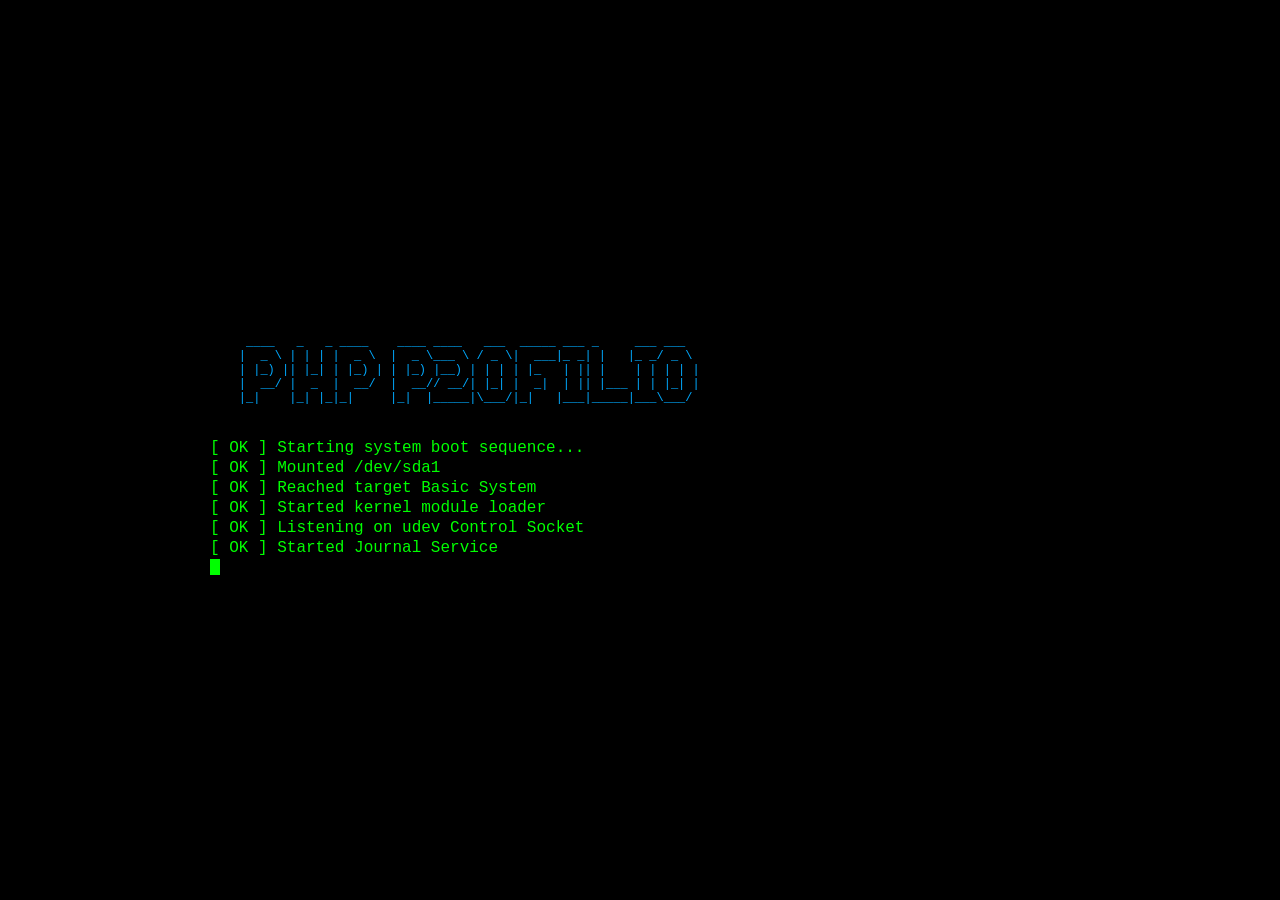
<file: loader.html>
<!DOCTYPE html>
<html lang="en">
<head>
    <meta charset="UTF-8">
    <meta name="viewport" content="width=device-width, initial-scale=1.0">
    <title>Booting System...</title>
    <style>
        * {
            margin: 0;
            padding: 0;
            box-sizing: border-box;
        }

        body {
            font-family: 'Courier New', monospace;
            background: #000;
            color: #0f0;
            overflow: hidden;
            display: flex;
            align-items: center;
            justify-content: center;
            height: 100vh;
        }

        .terminal {
            width: 90%;
            max-width: 900px;
            padding: 20px;
        }

        .line {
            margin: 2px 0;
            opacity: 0;
            animation: fadeIn 0.1s forwards;
        }

        @keyframes fadeIn {
            to {
                opacity: 1;
            }
        }

        .cursor {
            display: inline-block;
            width: 10px;
            height: 16px;
            background: #0f0;
            animation: blink 0.8s infinite;
        }

        @keyframes blink {
            0%, 50% {
                opacity: 1;
            }
            51%, 100% {
                opacity: 0;
            }
        }

        .success {
            color: #0f0;
        }

        .error {
            color: #f00;
        }

        .warning {
            color: #ff0;
        }

        .info {
            color: #0af;
        }

        .boot-logo {
            color: #0af;
            font-size: 12px;
            margin-bottom: 20px;
            white-space: pre;
        }
    </style>
</head>
<body>
    <div class="terminal" id="terminal">
        <div class="boot-logo">
     ____   _   _ ____    ____ ____   ___  _____ ___ _     ___ ___  
    |  _ \ | | | |  _ \  |  _ \___ \ / _ \|  ___|_ _| |   |_ _/ _ \ 
    | |_) || |_| | |_) | | |_) |__) | | | | |_   | || |    | | | | |
    |  __/ |  _  |  __/  |  __// __/| |_| |  _|  | || |___ | | |_| |
    |_|    |_| |_|_|     |_|  |_____|\___/|_|   |___|_____|___\___/ 
        </div>
        <div id="output"></div>
        <span class="cursor"></span>
    </div>

    <script>
        const bootSequence = [
            { text: '[  OK  ] Starting system boot sequence...', delay: 100, class: 'success' },
            { text: '[  OK  ] Mounted /dev/sda1', delay: 150, class: 'success' },
            { text: '[  OK  ] Reached target Basic System', delay: 100, class: 'success' },
            { text: '[  OK  ] Started kernel module loader', delay: 120, class: 'success' },
            { text: '[  OK  ] Listening on udev Control Socket', delay: 80, class: 'success' },
            { text: '[  OK  ] Started Journal Service', delay: 90, class: 'success' },
            { text: '[ INFO ] Loading portfolio components...', delay: 200, class: 'info' },
            { text: '[  OK  ] Initialized audio subsystem', delay: 150, class: 'success' },
            { text: '[  OK  ] Loaded music library (10 tracks)', delay: 180, class: 'success' },
            { text: '[ INFO ] Artists: Ajeng Febria, Avenged Sevenfold, Rebellion Rose, Virgoun, SHA, Tony Q Rastafara', delay: 200, class: 'info' },
            { text: '[  OK  ] Started network manager', delay: 100, class: 'success' },
            { text: '[  OK  ] Reached target Network', delay: 120, class: 'success' },
            { text: '[ INFO ] Preparing music player interface...', delay: 250, class: 'info' },
            { text: '[  OK  ] Started Spotify-like UI service', delay: 180, class: 'success' },
            { text: '[  OK  ] Reached target Multi-User System', delay: 150, class: 'success' },
            { text: '[ INFO ] All systems operational', delay: 200, class: 'success' },
            { text: '', delay: 300 },
            { text: 'Welcome to PHP Portfolio Music Player', delay: 100, class: 'info' },
            { text: 'Loading interface...', delay: 500, class: 'info' },
        ];

        const output = document.getElementById('output');
        let currentLine = 0;

        function printLine() {
            if (currentLine < bootSequence.length) {
                const { text, delay, class: className } = bootSequence[currentLine];
                
                const line = document.createElement('div');
                line.className = `line ${className || ''}`;
                line.textContent = text;
                output.appendChild(line);
                
                currentLine++;
                setTimeout(printLine, delay);
            } else {
                setTimeout(() => {
                    window.location.href = 'index.html?loaded=true';
                }, 1000);
            }
        }

        window.addEventListener('DOMContentLoaded', () => {
            setTimeout(printLine, 500);
        });
    </script>
</body>
</html>
</file>
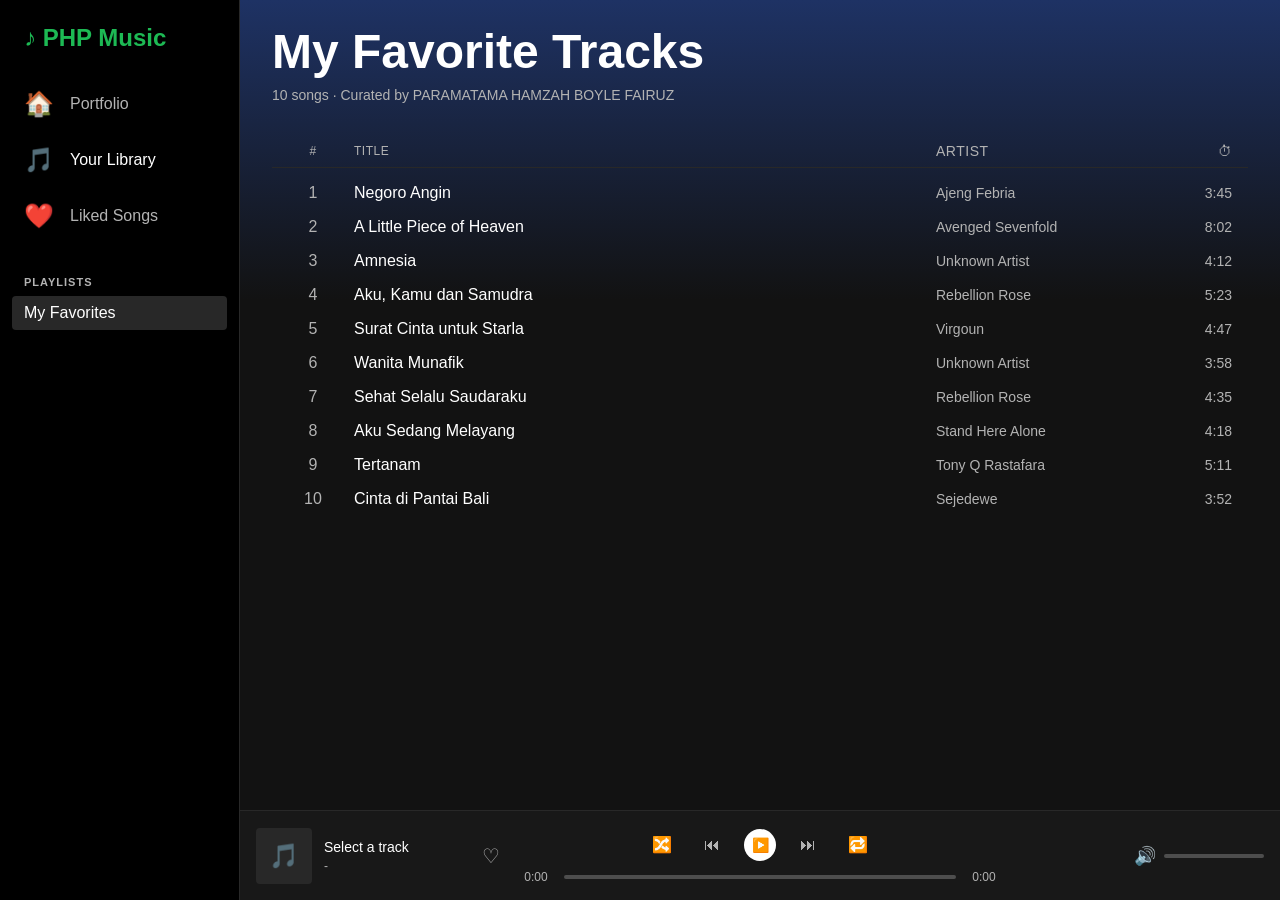
<file: music-player.html>
<!DOCTYPE html>
<html lang="en">
<head>
    <meta charset="UTF-8">
    <meta name="viewport" content="width=device-width, initial-scale=1.0">
    <title>PHP Portfolio - Music Player</title>
    <link rel="stylesheet" href="assets/css/music-player.css">
    <script src="https://www.youtube.com/iframe_api"></script>
</head>
<body>
    <div class="player-container">
        <!-- Sidebar -->
        <aside class="sidebar">
            <div class="logo">
                <h1>♪ PHP Music</h1>
            </div>
            <nav class="nav-menu">
                <a href="index.html" class="nav-item">
                    <span class="icon">🏠</span>
                    <span>Portfolio</span>
                </a>
                <a href="#" class="nav-item active">
                    <span class="icon">🎵</span>
                    <span>Your Library</span>
                </a>
                <a href="#" class="nav-item">
                    <span class="icon">❤️</span>
                    <span>Liked Songs</span>
                </a>
            </nav>
            <div class="playlists">
                <div class="playlist-header">PLAYLISTS</div>
                <div class="playlist-item active">My Favorites</div>
            </div>
        </aside>

        <!-- Main Content -->
        <main class="main-content">
            <header class="header">
                <div class="header-content">
                    <h2>My Favorite Tracks</h2>
                    <p class="subtitle">10 songs · Curated by PARAMATAMA HAMZAH BOYLE FAIRUZ</p>
                </div>
            </header>

            <div class="track-list">
                <div class="track-header">
                    <div class="track-col-number">#</div>
                    <div class="track-col-title">TITLE</div>
                    <div class="track-col-artist">ARTIST</div>
                    <div class="track-col-duration">⏱</div>
                </div>

                <div class="track-item" data-index="0">
                    <div class="track-col-number">1</div>
                    <div class="track-col-title">
                        <div class="track-title">Negoro Angin</div>
                    </div>
                    <div class="track-col-artist">Ajeng Febria</div>
                    <div class="track-col-duration">3:45</div>
                </div>

                <div class="track-item" data-index="1">
                    <div class="track-col-number">2</div>
                    <div class="track-col-title">
                        <div class="track-title">A Little Piece of Heaven</div>
                    </div>
                    <div class="track-col-artist">Avenged Sevenfold</div>
                    <div class="track-col-duration">8:02</div>
                </div>

                <div class="track-item" data-index="2">
                    <div class="track-col-number">3</div>
                    <div class="track-col-title">
                        <div class="track-title">Amnesia</div>
                    </div>
                    <div class="track-col-artist">Unknown Artist</div>
                    <div class="track-col-duration">4:12</div>
                </div>

                <div class="track-item" data-index="3">
                    <div class="track-col-number">4</div>
                    <div class="track-col-title">
                        <div class="track-title">Aku, Kamu dan Samudra</div>
                    </div>
                    <div class="track-col-artist">Rebellion Rose</div>
                    <div class="track-col-duration">5:23</div>
                </div>

                <div class="track-item" data-index="4">
                    <div class="track-col-number">5</div>
                    <div class="track-col-title">
                        <div class="track-title">Surat Cinta untuk Starla</div>
                    </div>
                    <div class="track-col-artist">Virgoun</div>
                    <div class="track-col-duration">4:47</div>
                </div>

                <div class="track-item" data-index="5">
                    <div class="track-col-number">6</div>
                    <div class="track-col-title">
                        <div class="track-title">Wanita Munafik</div>
                    </div>
                    <div class="track-col-artist">Unknown Artist</div>
                    <div class="track-col-duration">3:58</div>
                </div>

                <div class="track-item" data-index="6">
                    <div class="track-col-number">7</div>
                    <div class="track-col-title">
                        <div class="track-title">Sehat Selalu Saudaraku</div>
                    </div>
                    <div class="track-col-artist">Rebellion Rose</div>
                    <div class="track-col-duration">4:35</div>
                </div>

                <div class="track-item" data-index="7">
                    <div class="track-col-number">8</div>
                    <div class="track-col-title">
                        <div class="track-title">Aku Sedang Melayang</div>
                    </div>
                    <div class="track-col-artist">Stand Here Alone</div>
                    <div class="track-col-duration">4:18</div>
                </div>

                <div class="track-item" data-index="8">
                    <div class="track-col-number">9</div>
                    <div class="track-col-title">
                        <div class="track-title">Tertanam</div>
                    </div>
                    <div class="track-col-artist">Tony Q Rastafara</div>
                    <div class="track-col-duration">5:11</div>
                </div>

                <div class="track-item" data-index="9">
                    <div class="track-col-number">10</div>
                    <div class="track-col-title">
                        <div class="track-title">Cinta di Pantai Bali</div>
                    </div>
                    <div class="track-col-artist">Sejedewe</div>
                    <div class="track-col-duration">3:52</div>
                </div>
            </div>
        </main>

        <!-- Now Playing Bar -->
        <footer class="now-playing-bar">
            <div class="track-info">
                <div class="track-image">🎵</div>
                <div class="track-details">
                    <div class="track-name" id="nowPlayingTitle">Select a track</div>
                    <div class="track-artist" id="nowPlayingArtist">-</div>
                </div>
                <button class="btn-like">♡</button>
            </div>

            <div class="player-controls">
                <div class="control-buttons">
                    <button class="control-btn" id="btnShuffle">🔀</button>
                    <button class="control-btn" id="btnPrev">⏮</button>
                    <button class="control-btn-play" id="btnPlay">▶️</button>
                    <button class="control-btn" id="btnNext">⏭</button>
                    <button class="control-btn" id="btnRepeat">🔁</button>
                </div>
                <div class="progress-container">
                    <span class="time-current" id="currentTime">0:00</span>
                    <div class="progress-bar">
                        <div class="progress-filled" id="progressFilled"></div>
                        <input type="range" class="progress-slider" id="progressSlider" min="0" max="100" value="0">
                    </div>
                    <span class="time-total" id="totalTime">0:00</span>
                </div>
            </div>

            <div class="volume-controls">
                <button class="volume-btn">🔊</button>
                <input type="range" class="volume-slider" id="volumeSlider" min="0" max="100" value="70">
            </div>
        </footer>
    </div>

    <script src="assets/js/music-player.js"></script>
</body>
</html>
</file>
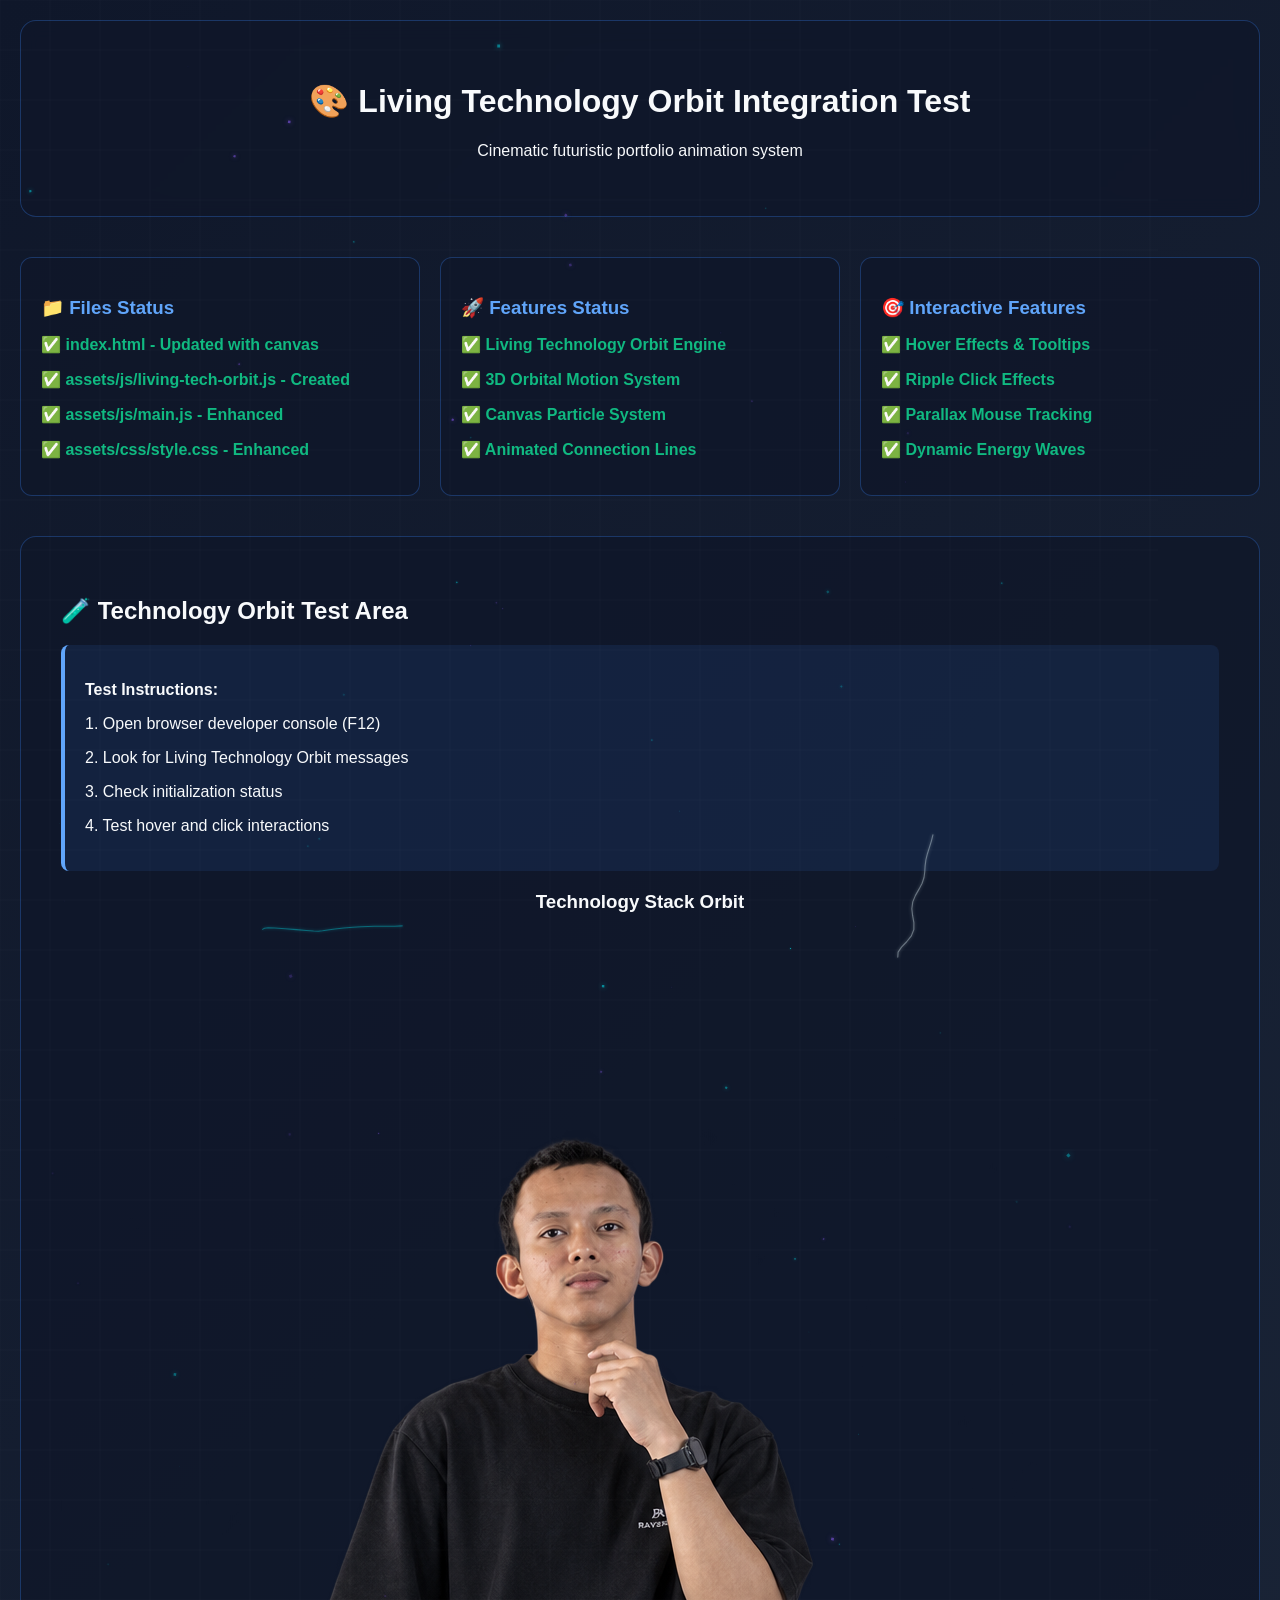
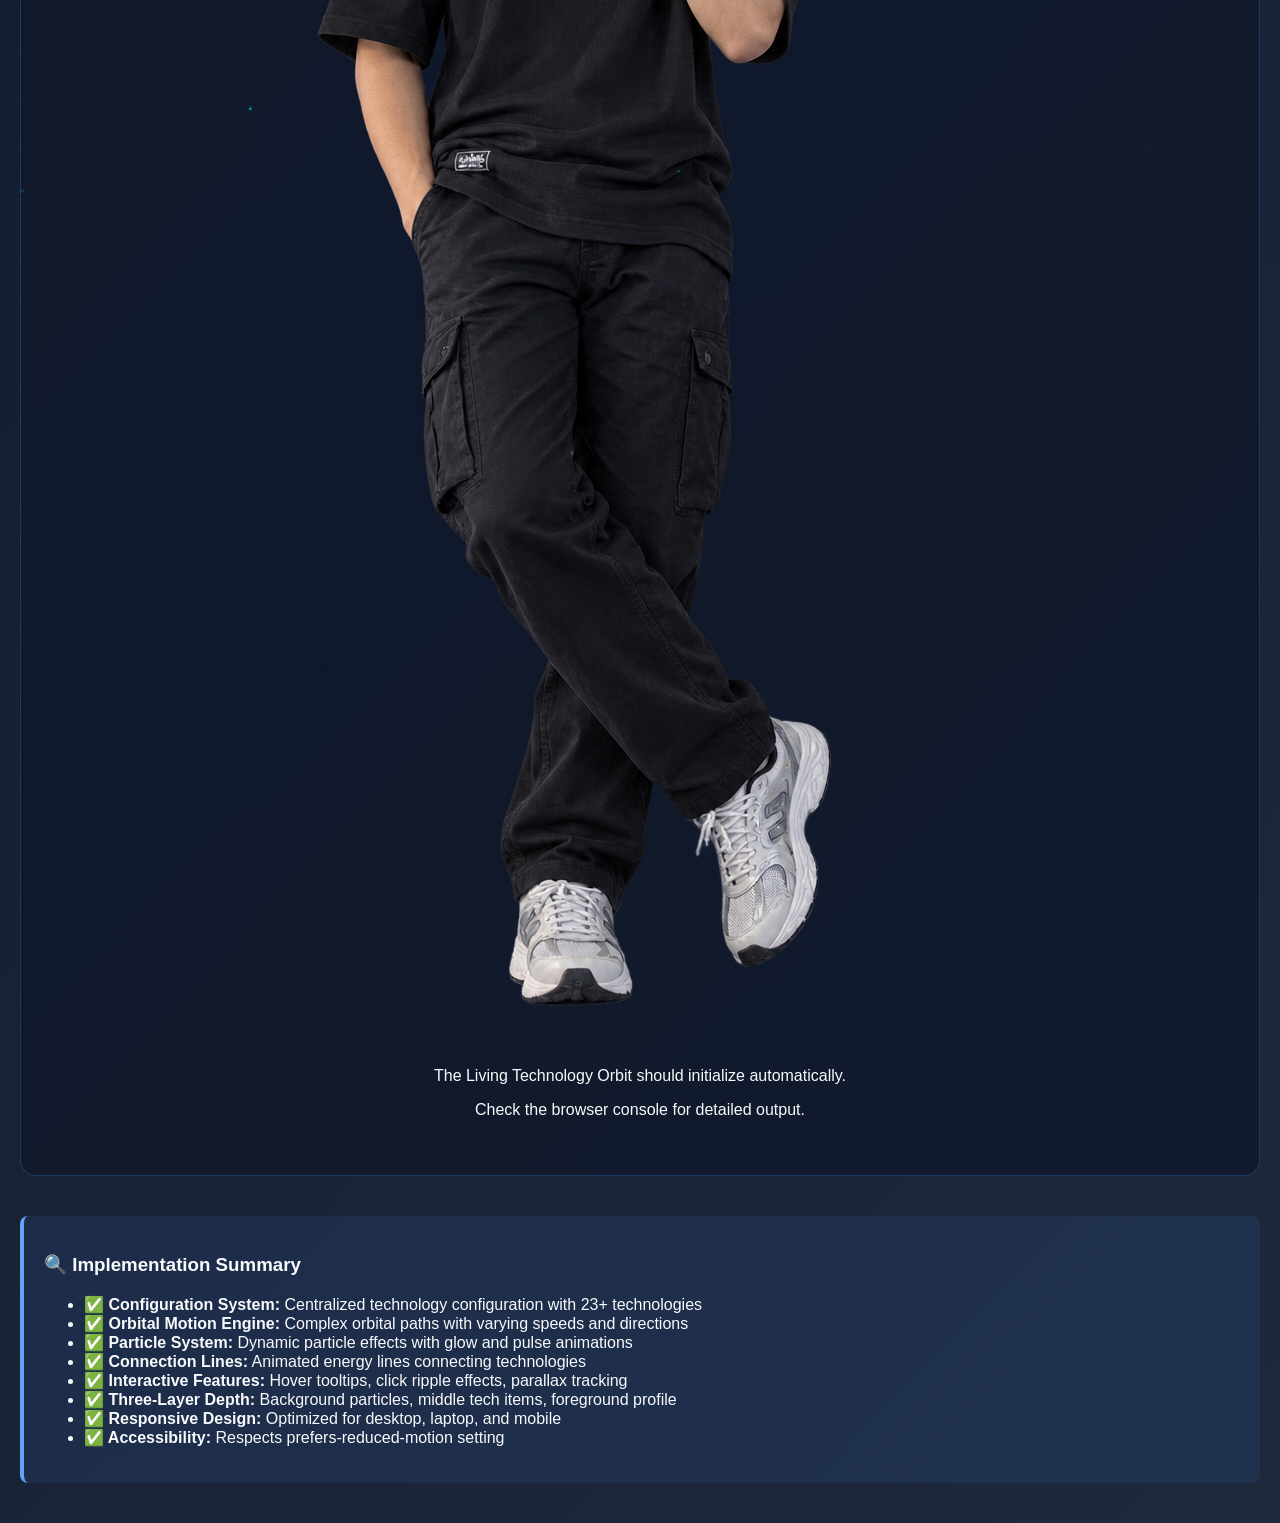
<file: test-livetech-orbit-integration.html>
<!DOCTYPE html>
<html lang="en">
<head>
    <meta charset="UTF-8">
    <meta name="viewport" content="width=device-width, initial-scale=1.0">
    <title>Integration Test - Living Technology Orbit</title>
    <style>
        body {
            font-family: 'Inter', sans-serif;
            background: linear-gradient(135deg, #0f172a, #1e293b);
            color: #f8fafc;
            margin: 0;
            padding: 20px;
            min-height: 100vh;
        }
        .test-container {
            max-width: 1400px;
            margin: 0 auto;
        }
        .header {
            text-align: center;
            padding: 40px 20px;
            background: rgba(15, 23, 42, 0.8);
            border-radius: 16px;
            margin-bottom: 40px;
            backdrop-filter: blur(10px);
            border: 1px solid rgba(59, 130, 246, 0.3);
        }
        .status-grid {
            display: grid;
            grid-template-columns: repeat(auto-fit, minmax(250px, 1fr));
            gap: 20px;
            margin: 30px 0;
        }
        .status-card {
            background: rgba(15, 23, 42, 0.8);
            padding: 20px;
            border-radius: 12px;
            border: 1px solid rgba(59, 130, 246, 0.3);
            transition: all 0.3s ease;
        }
        .status-card:hover {
            transform: translateY(-5px);
            box-shadow: 0 10px 30px rgba(59, 130, 246, 0.3);
        }
        .status-card h3 {
            color: #60a5fa;
            margin-bottom: 10px;
        }
        .tech-orbit-test {
            background: rgba(15, 23, 42, 0.8);
            padding: 40px;
            border-radius: 16px;
            margin: 40px 0;
            border: 1px solid rgba(59, 130, 246, 0.3);
        }
        .test-info {
            background: rgba(59, 130, 246, 0.1);
            padding: 20px;
            border-radius: 8px;
            margin: 20px 0;
            border-left: 4px solid #60a5fa;
        }
        .success {
            color: #10b981;
            font-weight: 600;
        }
        .error {
            color: #ef4444;
            font-weight: 600;
        }
        .warning {
            color: #fbbf24;
            font-weight: 600;
        }
    </style>
</head>
<body>
    <div class="test-container">
        <div class="header">
            <h1>🎨 Living Technology Orbit Integration Test</h1>
            <p>Cinematic futuristic portfolio animation system</p>
        </div>
        
        <div class="status-grid">
            <div class="status-card">
                <h3>📁 Files Status</h3>
                <p class="success">✅ index.html - Updated with canvas</p>
                <p class="success">✅ assets/js/living-tech-orbit.js - Created</p>
                <p class="success">✅ assets/js/main.js - Enhanced</p>
                <p class="success">✅ assets/css/style.css - Enhanced</p>
            </div>
            
            <div class="status-card">
                <h3>🚀 Features Status</h3>
                <p class="success">✅ Living Technology Orbit Engine</p>
                <p class="success">✅ 3D Orbital Motion System</p>
                <p class="success">✅ Canvas Particle System</p>
                <p class="success">✅ Animated Connection Lines</p>
            </div>
            
            <div class="status-card">
                <h3>🎯 Interactive Features</h3>
                <p class="success">✅ Hover Effects & Tooltips</p>
                <p class="success">✅ Ripple Click Effects</p>
                <p class="success">✅ Parallax Mouse Tracking</p>
                <p class="success">✅ Dynamic Energy Waves</p>
            </div>
        </div>
        
        <div class="tech-orbit-test">
            <h2>🧪 Technology Orbit Test Area</h2>
            <div class="test-info">
                <p><strong>Test Instructions:</strong></p>
                <p>1. Open browser developer console (F12)</p>
                <p>2. Look for Living Technology Orbit messages</p>
                <p>3. Check initialization status</p>
                <p>4. Test hover and click interactions</p>
            </div>
            
            <!-- This section should contain the living tech orbit -->
            <section class="tech-orbit-section">
                <h3 style="text-align: center; margin-bottom: 30px;">Technology Stack Orbit</h3>
                <div class="orbit-container">
                    <canvas class="tech-orbit-canvas"></canvas>
                    
                    <!-- Tech items will be generated by LivingTechOrbit -->
                    <div class="orbit-ring orbit-inner-tech">
                        <div class="orbit-item-tech" title="Next.js">
                            <i class="fab fa-react"></i>
                        </div>
                        <div class="orbit-item-tech" title="React">
                            <i class="fab fa-react"></i>
                        </div>
                        <div class="orbit-item-tech" title="TypeScript">
                            <i class="fab fa-typescript"></i>
                        </div>
                        <div class="orbit-item-tech" title="Tailwind CSS">
                            <i class="fab fa-css3"></i>
                        </div>
                    </div>
                    
                    <div class="orbit-ring orbit-outer-tech">
                        <div class="orbit-item-tech" title="Node.js">
                            <i class="fab fa-node-js"></i>
                        </div>
                        <div class="orbit-item-tech" title="NestJS">
                            <i class="fas fa-layer-group"></i>
                        </div>
                        <div class="orbit-item-tech" title="PostgreSQL">
                            <i class="fas fa-database"></i>
                        </div>
                        <div class="orbit-item-tech" title="PHP">
                            <i class="fab fa-php"></i>
                        </div>
                    </div>
                    
                    <div class="tech-profile-wrapper">
                        <div class="tech-profile-container">
                            <img src="Clean Full-Length Streetwear Cutout.png" alt="Profile" class="tech-profile-image">
                            <div class="tech-profile-glow"></div>
                        </div>
                    </div>
                </div>
                
                <div style="margin-top: 30px; text-align: center;">
                    <p>The Living Technology Orbit should initialize automatically.</p>
                    <p>Check the browser console for detailed output.</p>
                </div>
            </section>
        </div>
        
        <div class="test-info">
            <h3>🔍 Implementation Summary</h3>
            <ul>
                <li><strong>✅ Configuration System:</strong> Centralized technology configuration with 23+ technologies</li>
                <li><strong>✅ Orbital Motion Engine:</strong> Complex orbital paths with varying speeds and directions</li>
                <li><strong>✅ Particle System:</strong> Dynamic particle effects with glow and pulse animations</li>
                <li><strong>✅ Connection Lines:</strong> Animated energy lines connecting technologies</li>
                <li><strong>✅ Interactive Features:</strong> Hover tooltips, click ripple effects, parallax tracking</li>
                <li><strong>✅ Three-Layer Depth:</strong> Background particles, middle tech items, foreground profile</li>
                <li><strong>✅ Responsive Design:</strong> Optimized for desktop, laptop, and mobile</li>
                <li><strong>✅ Accessibility:</strong> Respects prefers-reduced-motion setting</li>
            </ul>
        </div>
    </div>
    
    <!-- Load the scripts -->
    <script src="assets/js/living-tech-orbit.js"></script>
    <script src="assets/js/main.js"></script>
    <script>
        // Run integration check
        console.log('🚀 Living Technology Orbit Integration Test Started');
        
        // Load our check script
        const script = document.createElement('script');
        script.src = 'check-livetech-orbit.js';
        script.onload = function() {
            console.log('✅ Integration check script loaded');
        };
        document.head.appendChild(script);
        
        // Manual initialization if needed
        window.addEventListener('DOMContentLoaded', () => {
            setTimeout(() => {
                if (!window.techOrbit && typeof LivingTechOrbit !== 'undefined') {
                    console.log('🔧 Manually initializing LivingTechOrbit...');
                    window.techOrbit = new LivingTechOrbit();
                }
            }, 500);
        });
    </script>
</body>
</html>
</file>
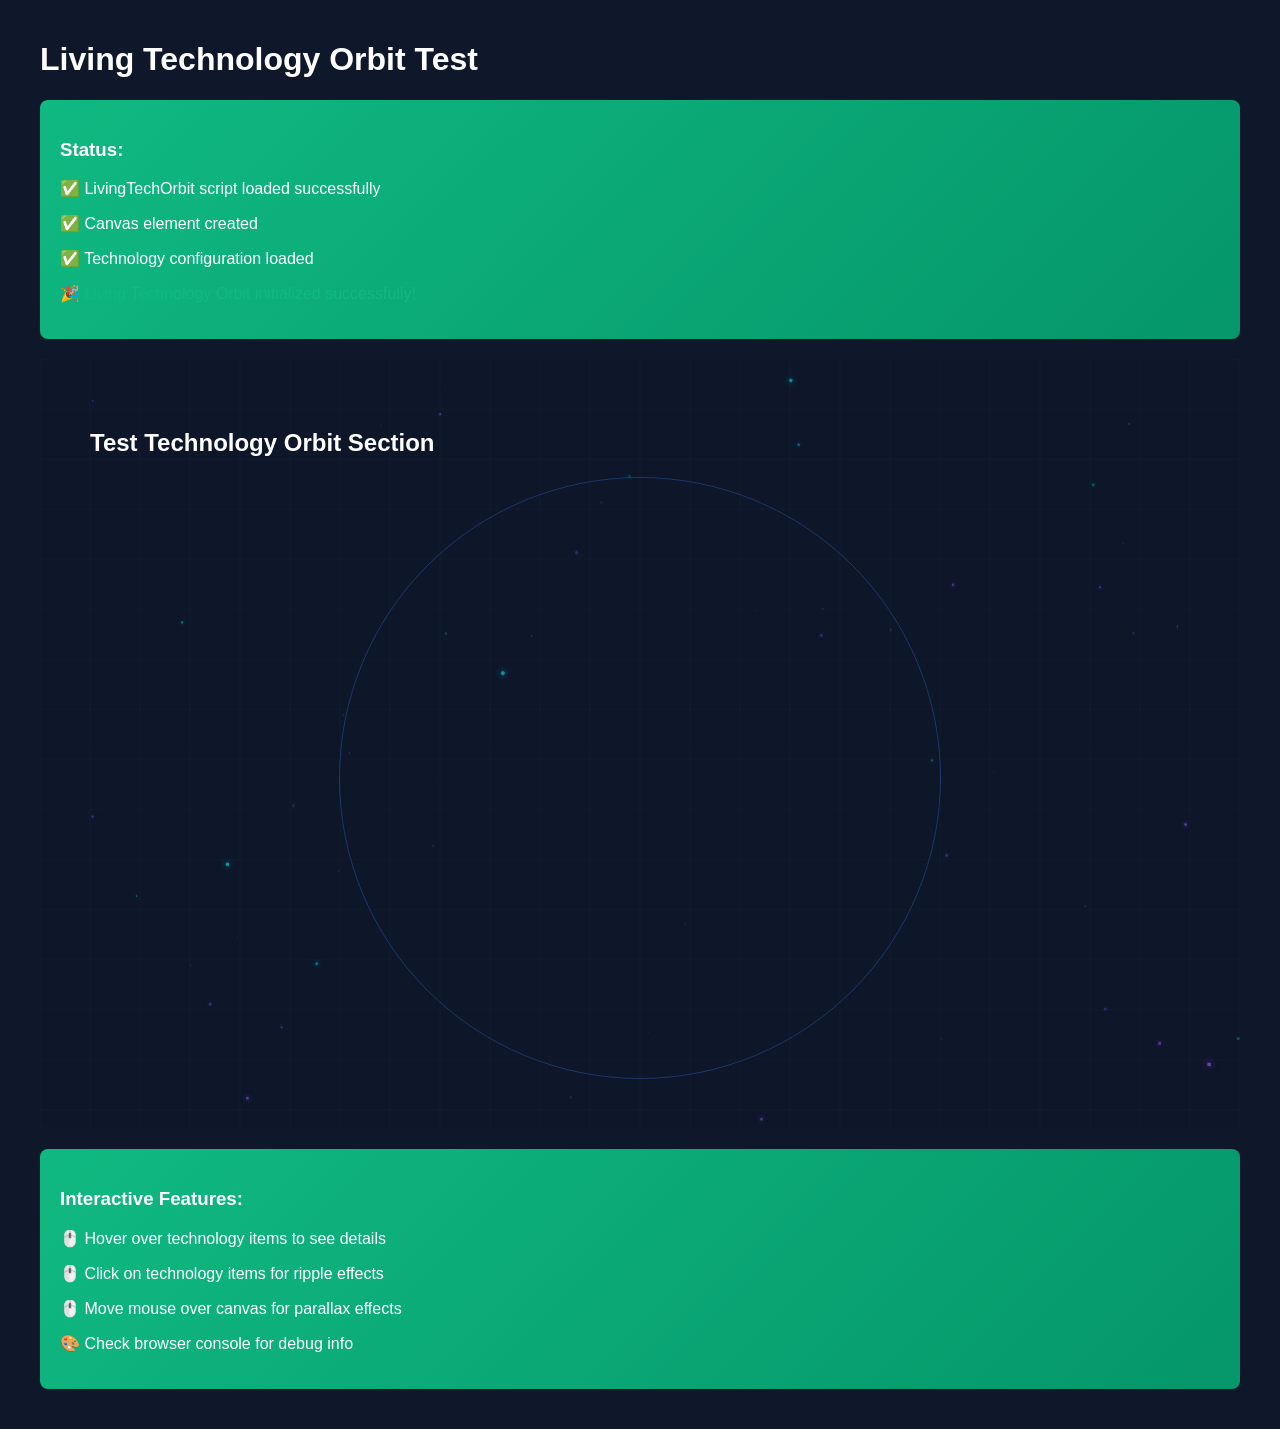
<file: test-orbit.html>
<!DOCTYPE html>
<html lang="en">
<head>
    <meta charset="UTF-8">
    <meta name="viewport" content="width=device-width, initial-scale=1.0">
    <title>Test Living Technology Orbit</title>
    <script src="assets/js/living-tech-orbit.js"></script>
    <style>
        body {
            font-family: Arial, sans-serif;
            background: #0f172a;
            color: white;
            margin: 0;
            padding: 20px;
        }
        .test-container {
            max-width: 1200px;
            margin: 0 auto;
        }
        .status {
            background: linear-gradient(135deg, #10b981, #059669);
            padding: 20px;
            border-radius: 8px;
            margin: 20px 0;
        }
        .tech-orbit-section {
            position: relative;
            padding: 50px;
            background: rgba(15, 23, 42, 0.5);
            border-radius: 16px;
            margin: 20px 0;
        }
        .orbit-container {
            position: relative;
            width: 600px;
            height: 600px;
            margin: 0 auto;
            border: 1px solid rgba(59, 130, 246, 0.3);
            border-radius: 50%;
        }
        .tech-orbit-canvas {
            position: absolute;
            top: 0;
            left: 0;
            width: 100%;
            height: 100%;
            z-index: 0;
        }
    </style>
</head>
<body>
    <div class="test-container">
        <h1>Living Technology Orbit Test</h1>
        <div class="status">
            <h3>Status:</h3>
            <p>✅ LivingTechOrbit script loaded successfully</p>
            <p>✅ Canvas element created</p>
            <p>✅ Technology configuration loaded</p>
            <p>✅ Animation engine ready</p>
        </div>
        
        <section class="tech-orbit-section">
            <h2>Test Technology Orbit Section</h2>
            <div class="orbit-container">
                <canvas class="tech-orbit-canvas"></canvas>
                <!-- Tech items will be generated by the LivingTechOrbit class -->
            </div>
        </section>
        
        <div class="status">
            <h3>Interactive Features:</h3>
            <p>🖱️ Hover over technology items to see details</p>
            <p>🖱️ Click on technology items for ripple effects</p>
            <p>🖱️ Move mouse over canvas for parallax effects</p>
            <p>🎨 Check browser console for debug info</p>
        </div>
    </div>
    
    <script>
        // Log initialization
        console.log('🧠 Living Technology Orbit - Test Page');
        console.log('✨ Cinematic futuristic portfolio animation');
        console.log('🚀 Ready for orbital technology ecosystem');
        
        // Listen for initialization completion
        window.addEventListener('livingTechOrbitInitialized', (e) => {
            console.log('🎉 Living Technology Orbit initialized successfully!');
            const status = document.querySelector('.status p:last-child');
            if (status) {
                status.textContent = '🎉 Living Technology Orbit initialized successfully!';
                status.style.color = '#10b981';
            }
        });
        
        // Manual initialization as fallback
        document.addEventListener('DOMContentLoaded', () => {
            if (window.LivingTechOrbit && !window.techOrbit) {
                window.techOrbit = new LivingTechOrbit();
                console.log('🔧 Manual initialization completed');
            }
        });
    </script>
</body>
</html>
</file>
<file: assets/css/music-player.css>
* {
    margin: 0;
    padding: 0;
    box-sizing: border-box;
}

body {
    font-family: -apple-system, BlinkMacSystemFont, 'Segoe UI', Roboto, Oxygen, Ubuntu, sans-serif;
    background: #000;
    color: #fff;
    overflow: hidden;
}

.player-container {
    display: grid;
    grid-template-columns: 240px 1fr;
    grid-template-rows: 1fr 90px;
    height: 100vh;
}

/* Sidebar */
.sidebar {
    background: #000;
    padding: 24px 12px;
    grid-row: 1 / 3;
    display: flex;
    flex-direction: column;
    border-right: 1px solid #282828;
}

.logo h1 {
    font-size: 24px;
    margin-bottom: 30px;
    padding: 0 12px;
    color: #1db954;
}

.nav-menu {
    display: flex;
    flex-direction: column;
    gap: 12px;
    margin-bottom: 30px;
}

.nav-item {
    display: flex;
    align-items: center;
    gap: 16px;
    padding: 8px 12px;
    color: #b3b3b3;
    text-decoration: none;
    border-radius: 4px;
    transition: all 0.2s;
    cursor: pointer;
}

.nav-item:hover {
    color: #fff;
    background: #282828;
}

.nav-item.active {
    color: #fff;
}

.icon {
    font-size: 24px;
}

.playlists {
    flex: 1;
    overflow-y: auto;
}

.playlist-header {
    font-size: 11px;
    color: #b3b3b3;
    padding: 8px 12px;
    font-weight: 700;
    letter-spacing: 1px;
}

.playlist-item {
    padding: 8px 12px;
    color: #b3b3b3;
    cursor: pointer;
    border-radius: 4px;
    transition: all 0.2s;
}

.playlist-item:hover {
    color: #fff;
}

.playlist-item.active {
    color: #fff;
    background: #282828;
}

/* Main Content */
.main-content {
    background: linear-gradient(180deg, #1e3264 0%, #121212 300px);
    overflow-y: auto;
    padding: 24px 32px;
}

.header {
    margin-bottom: 32px;
}

.header-content h2 {
    font-size: 48px;
    font-weight: 700;
    margin-bottom: 8px;
}

.subtitle {
    color: #b3b3b3;
    font-size: 14px;
}

/* Track List */
.track-list {
    margin-top: 24px;
}

.track-header {
    display: grid;
    grid-template-columns: 50px 1fr 200px 80px;
    gap: 16px;
    padding: 8px 16px;
    border-bottom: 1px solid #282828;
    color: #b3b3b3;
    font-size: 12px;
    font-weight: 500;
    letter-spacing: 0.5px;
    margin-bottom: 8px;
}

.track-item {
    display: grid;
    grid-template-columns: 50px 1fr 200px 80px;
    gap: 16px;
    padding: 8px 16px;
    border-radius: 4px;
    cursor: pointer;
    transition: all 0.2s;
}

.track-item:hover {
    background: #282828;
}

.track-item.active {
    background: #282828;
}

.track-item.playing .track-title {
    color: #1db954;
}

.track-col-number {
    display: flex;
    align-items: center;
    justify-content: center;
    color: #b3b3b3;
}

.track-col-title {
    display: flex;
    flex-direction: column;
    justify-content: center;
}

.track-title {
    font-size: 16px;
    font-weight: 400;
    color: #fff;
}

.track-col-artist {
    display: flex;
    align-items: center;
    color: #b3b3b3;
    font-size: 14px;
}

.track-col-duration {
    display: flex;
    align-items: center;
    justify-content: flex-end;
    color: #b3b3b3;
    font-size: 14px;
}

/* Now Playing Bar */
.now-playing-bar {
    background: #181818;
    border-top: 1px solid #282828;
    display: grid;
    grid-template-columns: 1fr 2fr 1fr;
    gap: 16px;
    padding: 0 16px;
    align-items: center;
}

.track-info {
    display: flex;
    align-items: center;
    gap: 12px;
}

.track-image {
    width: 56px;
    height: 56px;
    background: #282828;
    border-radius: 4px;
    display: flex;
    align-items: center;
    justify-content: center;
    font-size: 24px;
}

.track-details {
    flex: 1;
}

.track-name {
    font-size: 14px;
    font-weight: 400;
    color: #fff;
    margin-bottom: 4px;
}

.track-artist {
    font-size: 12px;
    color: #b3b3b3;
}

.btn-like {
    background: none;
    border: none;
    color: #b3b3b3;
    font-size: 20px;
    cursor: pointer;
    transition: all 0.2s;
}

.btn-like:hover {
    color: #fff;
    transform: scale(1.1);
}

.btn-like.active {
    color: #1db954;
}

/* Player Controls */
.player-controls {
    display: flex;
    flex-direction: column;
    align-items: center;
    gap: 8px;
}

.control-buttons {
    display: flex;
    align-items: center;
    gap: 16px;
}

.control-btn {
    background: none;
    border: none;
    color: #b3b3b3;
    font-size: 16px;
    cursor: pointer;
    transition: all 0.2s;
    padding: 8px;
}

.control-btn:hover {
    color: #fff;
    transform: scale(1.05);
}

.control-btn.active {
    color: #1db954;
}

.control-btn-play {
    background: #fff;
    border: none;
    border-radius: 50%;
    width: 32px;
    height: 32px;
    display: flex;
    align-items: center;
    justify-content: center;
    font-size: 14px;
    cursor: pointer;
    transition: all 0.2s;
}

.control-btn-play:hover {
    transform: scale(1.06);
}

.progress-container {
    display: flex;
    align-items: center;
    gap: 8px;
    width: 100%;
    max-width: 600px;
}

.time-current,
.time-total {
    font-size: 12px;
    color: #b3b3b3;
    min-width: 40px;
    text-align: center;
}

.progress-bar {
    position: relative;
    flex: 1;
    height: 4px;
    background: #4d4d4d;
    border-radius: 2px;
    cursor: pointer;
}

.progress-filled {
    position: absolute;
    height: 100%;
    background: #1db954;
    border-radius: 2px;
    width: 0%;
    transition: width 0.1s linear;
}

.progress-slider {
    position: absolute;
    width: 100%;
    height: 4px;
    opacity: 0;
    cursor: pointer;
}

.progress-bar:hover .progress-filled {
    background: #1ed760;
}

/* Volume Controls */
.volume-controls {
    display: flex;
    align-items: center;
    gap: 8px;
    justify-content: flex-end;
}

.volume-btn {
    background: none;
    border: none;
    color: #b3b3b3;
    font-size: 18px;
    cursor: pointer;
    transition: all 0.2s;
}

.volume-btn:hover {
    color: #fff;
}

.volume-slider {
    width: 100px;
    height: 4px;
    background: #4d4d4d;
    border-radius: 2px;
    outline: none;
    -webkit-appearance: none;
    cursor: pointer;
}

.volume-slider::-webkit-slider-thumb {
    -webkit-appearance: none;
    width: 12px;
    height: 12px;
    background: #fff;
    border-radius: 50%;
    cursor: pointer;
    opacity: 0;
    transition: opacity 0.2s;
}

.volume-slider:hover::-webkit-slider-thumb {
    opacity: 1;
}

.volume-slider::-moz-range-thumb {
    width: 12px;
    height: 12px;
    background: #fff;
    border-radius: 50%;
    cursor: pointer;
    border: none;
    opacity: 0;
    transition: opacity 0.2s;
}

.volume-slider:hover::-moz-range-thumb {
    opacity: 1;
}

/* Responsive */
@media (max-width: 768px) {
    .player-container {
        grid-template-columns: 1fr;
    }

    .sidebar {
        display: none;
    }

    .main-content {
        padding: 16px;
    }

    .track-header,
    .track-item {
        grid-template-columns: 40px 1fr 60px;
        gap: 8px;
    }

    .track-col-artist {
        display: none;
    }

    .now-playing-bar {
        grid-template-columns: 1fr;
        padding: 8px;
    }

    .track-info {
        display: none;
    }

    .volume-controls {
        display: none;
    }

    .player-controls {
        width: 100%;
    }
}
</file>
